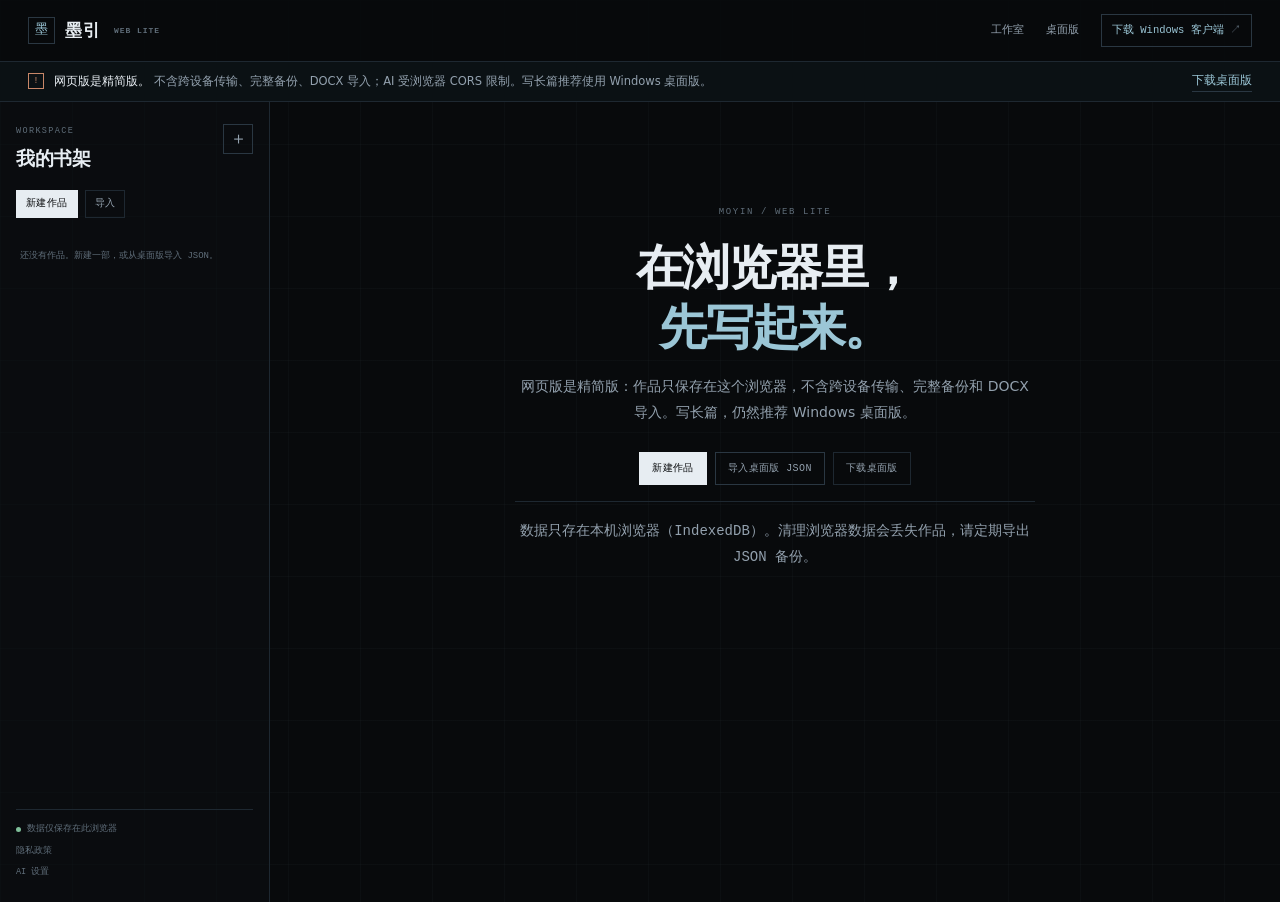
<file: index.html>
<!DOCTYPE html>
<html lang="zh-CN">
<head>
<meta charset="UTF-8">
<meta name="viewport" content="width=device-width, initial-scale=1.0">
<meta name="theme-color" content="#080a0c">
<meta name="robots" content="index,follow">
<title>墨引 Web · 本地优先的长篇写作</title>
<meta name="description" content="墨引 Web Lite：在浏览器里写长篇。作品保存在本机浏览器，支持卷章、导入导出和可选 AI。功能不完整，推荐使用 Windows 桌面版。">
<link rel="icon" href="favicon.svg" type="image/svg+xml">
<link rel="stylesheet" href="styles.css">
</head>
<body>
<header class="top">
  <a class="brand" href="https://moyitech.top" aria-label="返回昩晹科技">
    <span class="brand-mark">墨</span>
    <span class="brand-name">墨引 <small>WEB LITE</small></span>
  </a>
  <nav class="top-nav" aria-label="产品导航">
    <a href="https://moyitech.top" target="_blank" rel="noopener">工作室</a>
    <a href="https://moyitech.top/#works" target="_blank" rel="noopener">桌面版</a>
    <a class="top-cta" href="https://apps.microsoft.com/detail/9P5GRZ5X1S4Q" target="_blank" rel="noopener">下载 Windows 客户端 <span>↗</span></a>
  </nav>
</header>

<div class="notice">
  <span class="notice-mark">!</span>
  <p><strong>网页版是精简版。</strong> 不含跨设备传输、完整备份、DOCX 导入；AI 受浏览器 CORS 限制。写长篇推荐使用 Windows 桌面版。</p>
  <a href="https://gitee.com/AI-moyin/let-writing-be-your-guide/releases" target="_blank" rel="noopener">下载桌面版</a>
</div>

<main class="app">
  <aside class="sidebar">
    <div class="side-head">
      <div>
        <p class="micro">WORKSPACE</p>
        <h1>我的书架</h1>
      </div>
      <button class="icon-btn" type="button" data-action="new" title="新建作品" aria-label="新建作品">＋</button>
    </div>
    <div class="side-actions">
      <button class="btn btn-primary btn-sm" type="button" data-action="new">新建作品</button>
      <button class="btn btn-ghost btn-sm" type="button" data-action="import">导入</button>
    </div>
    <div class="project-list" id="project-list" aria-live="polite"></div>
    <div class="side-foot">
      <span><i class="dot"></i> 数据仅保存在此浏览器</span>
      <a class="text-btn" href="./privacy.html">隐私政策</a>
      <button type="button" class="text-btn" data-action="ai-settings">AI 设置</button>
    </div>
  </aside>

  <section class="view" id="view" aria-live="polite"></section>
</main>

<input type="file" id="file-input" accept=".json,.txt,.md,.markdown,application/json,text/plain" hidden />
<div id="modal-root"></div>
<div id="toast" class="toast" role="status" aria-live="polite"></div>
<script src="app.js" defer></script>
</body>
</html>
</file>
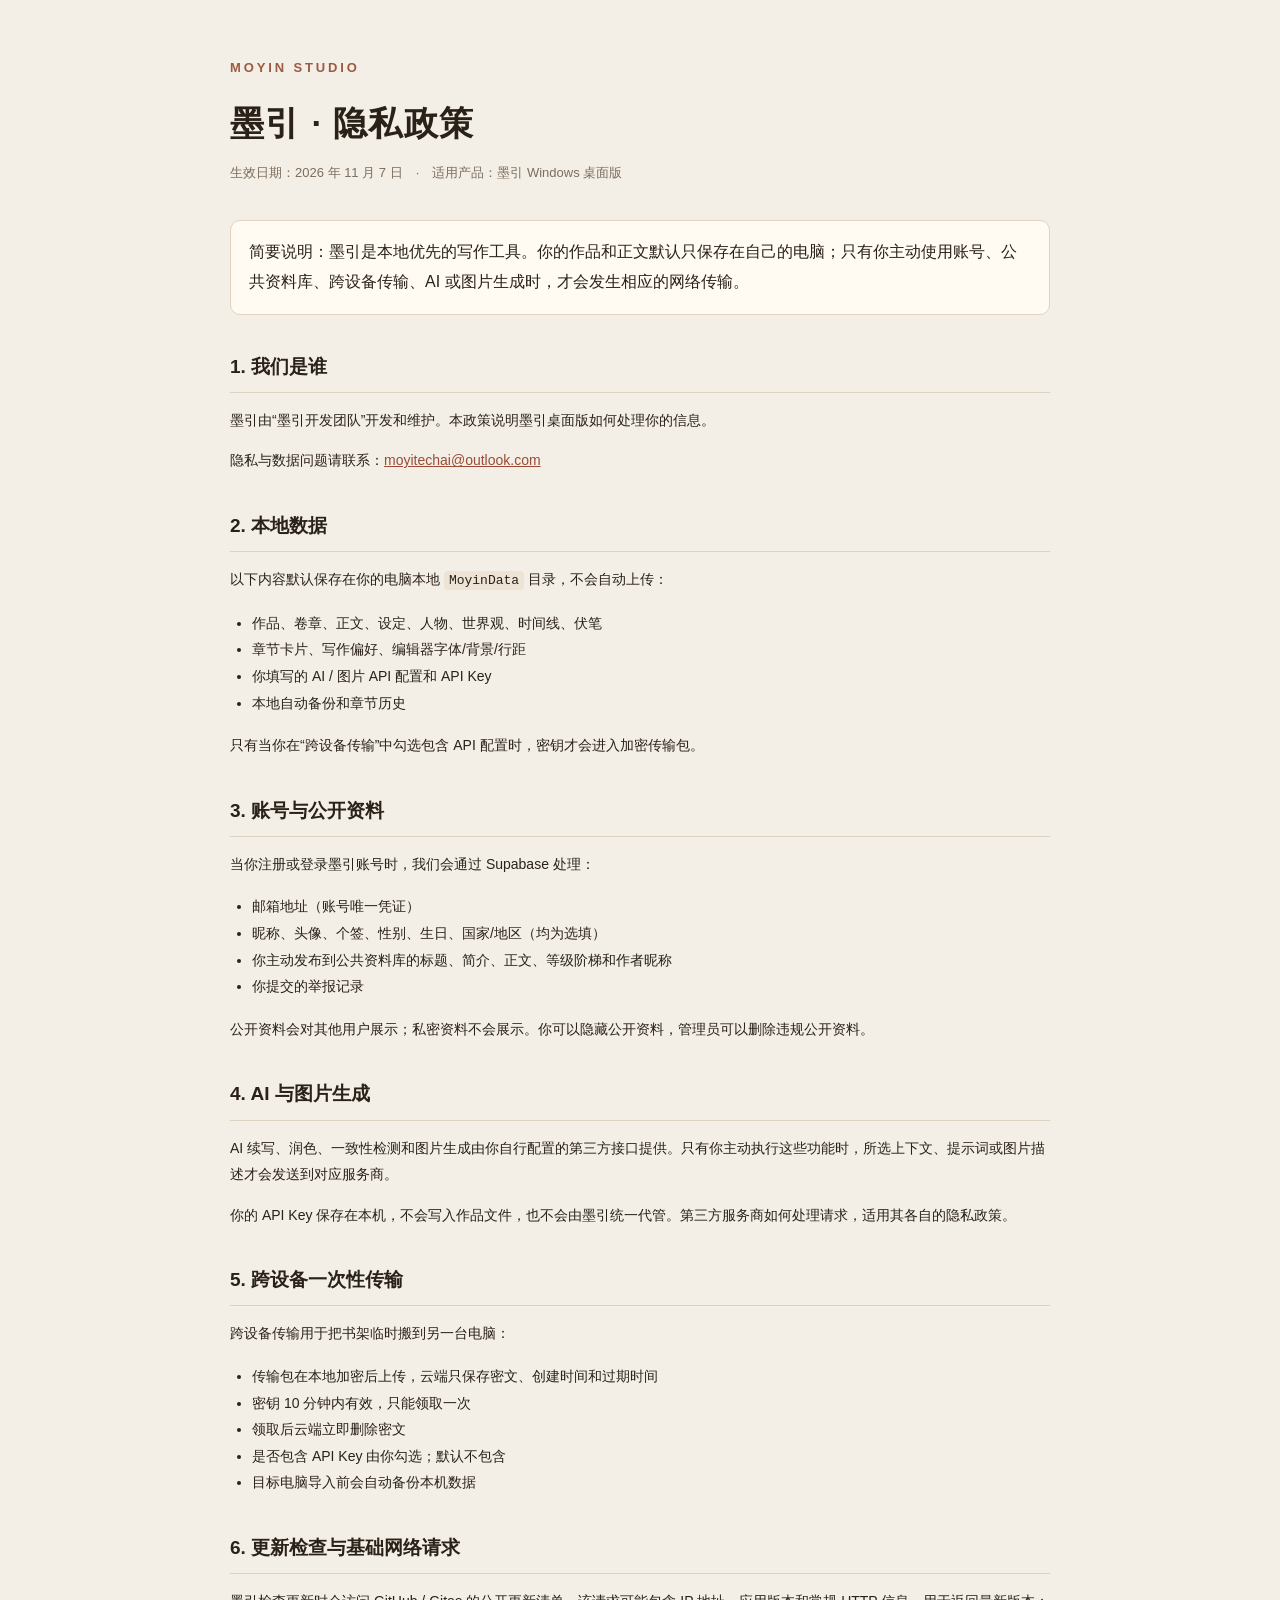
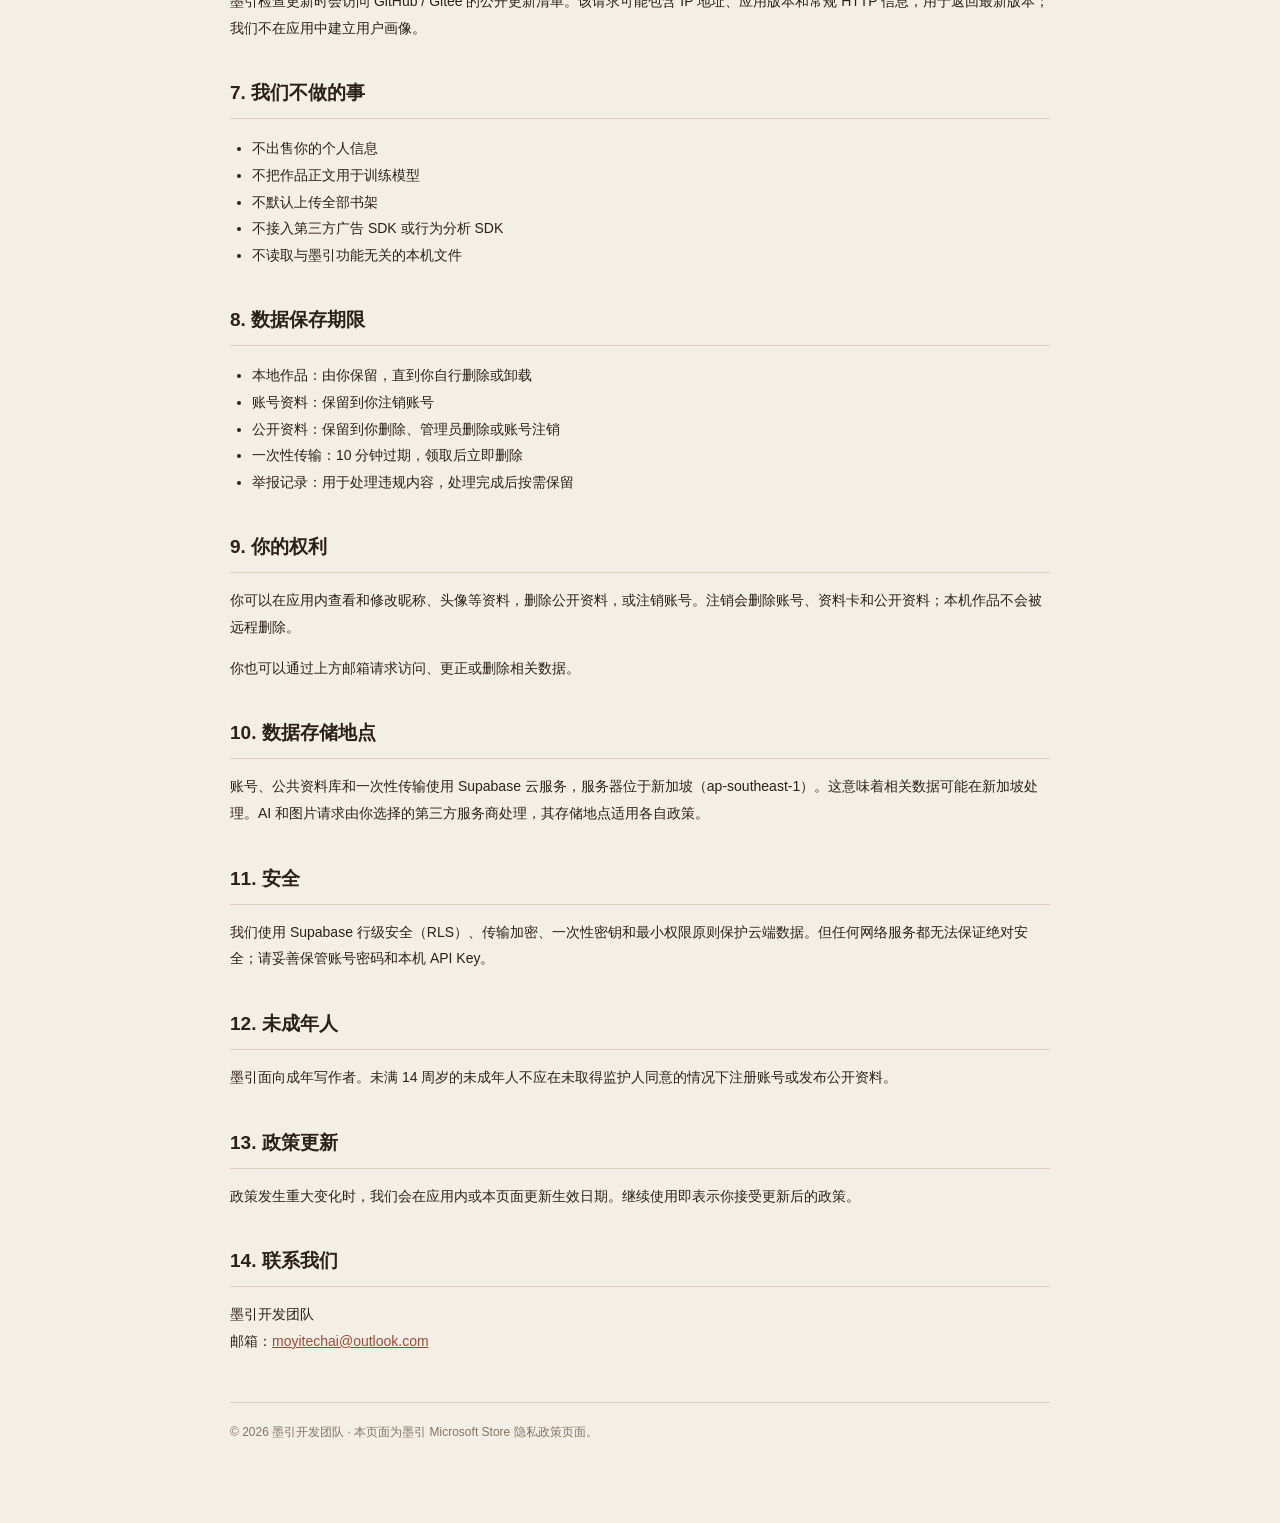
<file: privacy.html>
<!DOCTYPE html>
<html lang="zh-CN">
<head>
<meta charset="UTF-8">
<meta name="viewport" content="width=device-width, initial-scale=1.0">
<title>墨引 · 隐私政策</title>
<style>
  :root { color-scheme: light dark; }
  body { margin: 0; background: #f4efe6; color: #2a2119; font-family: -apple-system, BlinkMacSystemFont, "Segoe UI", "Microsoft YaHei", sans-serif; line-height: 1.9; }
  .wrap { max-width: 820px; margin: 0 auto; padding: 56px 24px 80px; }
  .brand { font-size: 13px; letter-spacing: .22em; color: #9b5a43; font-weight: 600; }
  h1 { font-size: 34px; margin: 10px 0 6px; letter-spacing: .04em; }
  .meta { color: #7d6d5c; font-size: 13px; margin-bottom: 34px; }
  h2 { font-size: 19px; margin: 34px 0 10px; padding-bottom: 7px; border-bottom: 1px solid #ddd1bf; }
  p, li { font-size: 14px; }
  ul { padding-left: 22px; }
  .box { background: #fffaf2; border: 1px solid #e1d3bf; border-radius: 10px; padding: 16px 18px; margin: 18px 0; }
  code { background: #eee4d5; padding: 2px 5px; border-radius: 4px; font-size: 13px; }
  a { color: #9b4b35; }
  footer { margin-top: 48px; color: #85735f; font-size: 12px; border-top: 1px solid #ddd1bf; padding-top: 18px; }
  @media (prefers-color-scheme: dark) {
    body { background: #17120d; color: #eee5d7; }
    h1 { color: #f4ead8; }
    .brand, a { color: #d9906f; }
    .meta, footer { color: #a99984; }
    h2 { border-color: #3a2f24; }
    .box { background: #211a13; border-color: #3a2f24; }
    code { background: #2b2219; }
    footer { border-color: #3a2f24; }
  }
</style>
</head>
<body>
<div class="wrap">
  <div class="brand">MOYIN STUDIO</div>
  <h1>墨引 · 隐私政策</h1>
  <div class="meta">生效日期：2026 年 11 月 7 日　·　适用产品：墨引 Windows 桌面版</div>

  <div class="box">
    简要说明：墨引是本地优先的写作工具。你的作品和正文默认只保存在自己的电脑；只有你主动使用账号、公共资料库、跨设备传输、AI 或图片生成时，才会发生相应的网络传输。
  </div>

  <h2>1. 我们是谁</h2>
  <p>墨引由“墨引开发团队”开发和维护。本政策说明墨引桌面版如何处理你的信息。</p>
  <p>隐私与数据问题请联系：<a href="mailto:moyitechai@outlook.com">moyitechai@outlook.com</a></p>

  <h2>2. 本地数据</h2>
  <p>以下内容默认保存在你的电脑本地 <code>MoyinData</code> 目录，不会自动上传：</p>
  <ul>
    <li>作品、卷章、正文、设定、人物、世界观、时间线、伏笔</li>
    <li>章节卡片、写作偏好、编辑器字体/背景/行距</li>
    <li>你填写的 AI / 图片 API 配置和 API Key</li>
    <li>本地自动备份和章节历史</li>
  </ul>
  <p>只有当你在“跨设备传输”中勾选包含 API 配置时，密钥才会进入加密传输包。</p>

  <h2>3. 账号与公开资料</h2>
  <p>当你注册或登录墨引账号时，我们会通过 Supabase 处理：</p>
  <ul>
    <li>邮箱地址（账号唯一凭证）</li>
    <li>昵称、头像、个签、性别、生日、国家/地区（均为选填）</li>
    <li>你主动发布到公共资料库的标题、简介、正文、等级阶梯和作者昵称</li>
    <li>你提交的举报记录</li>
  </ul>
  <p>公开资料会对其他用户展示；私密资料不会展示。你可以隐藏公开资料，管理员可以删除违规公开资料。</p>

  <h2>4. AI 与图片生成</h2>
  <p>AI 续写、润色、一致性检测和图片生成由你自行配置的第三方接口提供。只有你主动执行这些功能时，所选上下文、提示词或图片描述才会发送到对应服务商。</p>
  <p>你的 API Key 保存在本机，不会写入作品文件，也不会由墨引统一代管。第三方服务商如何处理请求，适用其各自的隐私政策。</p>

  <h2>5. 跨设备一次性传输</h2>
  <p>跨设备传输用于把书架临时搬到另一台电脑：</p>
  <ul>
    <li>传输包在本地加密后上传，云端只保存密文、创建时间和过期时间</li>
    <li>密钥 10 分钟内有效，只能领取一次</li>
    <li>领取后云端立即删除密文</li>
    <li>是否包含 API Key 由你勾选；默认不包含</li>
    <li>目标电脑导入前会自动备份本机数据</li>
  </ul>

  <h2>6. 更新检查与基础网络请求</h2>
  <p>墨引检查更新时会访问 GitHub / Gitee 的公开更新清单。该请求可能包含 IP 地址、应用版本和常规 HTTP 信息，用于返回最新版本；我们不在应用中建立用户画像。</p>

  <h2>7. 我们不做的事</h2>
  <ul>
    <li>不出售你的个人信息</li>
    <li>不把作品正文用于训练模型</li>
    <li>不默认上传全部书架</li>
    <li>不接入第三方广告 SDK 或行为分析 SDK</li>
    <li>不读取与墨引功能无关的本机文件</li>
  </ul>

  <h2>8. 数据保存期限</h2>
  <ul>
    <li>本地作品：由你保留，直到你自行删除或卸载</li>
    <li>账号资料：保留到你注销账号</li>
    <li>公开资料：保留到你删除、管理员删除或账号注销</li>
    <li>一次性传输：10 分钟过期，领取后立即删除</li>
    <li>举报记录：用于处理违规内容，处理完成后按需保留</li>
  </ul>

  <h2>9. 你的权利</h2>
  <p>你可以在应用内查看和修改昵称、头像等资料，删除公开资料，或注销账号。注销会删除账号、资料卡和公开资料；本机作品不会被远程删除。</p>
  <p>你也可以通过上方邮箱请求访问、更正或删除相关数据。</p>

  <h2>10. 数据存储地点</h2>
  <p>账号、公共资料库和一次性传输使用 Supabase 云服务，服务器位于新加坡（ap-southeast-1）。这意味着相关数据可能在新加坡处理。AI 和图片请求由你选择的第三方服务商处理，其存储地点适用各自政策。</p>

  <h2>11. 安全</h2>
  <p>我们使用 Supabase 行级安全（RLS）、传输加密、一次性密钥和最小权限原则保护云端数据。但任何网络服务都无法保证绝对安全；请妥善保管账号密码和本机 API Key。</p>

  <h2>12. 未成年人</h2>
  <p>墨引面向成年写作者。未满 14 周岁的未成年人不应在未取得监护人同意的情况下注册账号或发布公开资料。</p>

  <h2>13. 政策更新</h2>
  <p>政策发生重大变化时，我们会在应用内或本页面更新生效日期。继续使用即表示你接受更新后的政策。</p>

  <h2>14. 联系我们</h2>
  <p>墨引开发团队<br>邮箱：<a href="mailto:moyitechai@outlook.com">moyitechai@outlook.com</a></p>

  <footer>© 2026 墨引开发团队 · 本页面为墨引 Microsoft Store 隐私政策页面。</footer>
</div>
</body>
</html>
</file>
<file: styles.css>
:root {
  --bg: #080a0c; --bg-2: #0b0f13; --panel: #0f1419; --panel-2: #121920;
  --line: #1e2831; --line-2: #2a3742; --text: #e7edf2; --muted: #93a1ae;
  --faint: #5f6d79; --cool: #9bc6d6; --cool-2: #6ee7ff; --warm: #c88768;
  --danger: #d58b7a;
  --mono: "Cascadia Code", "SFMono-Regular", Consolas, monospace;
  --sans: "Segoe UI", "Microsoft YaHei", "PingFang SC", system-ui, sans-serif;
  --radius: 4px;
}
* { box-sizing: border-box; }
html, body { margin: 0; min-height: 100%; }
body {
  background: var(--bg); color: var(--text); font-family: var(--sans); font-size: 14px; line-height: 1.7;
  background-image: linear-gradient(rgba(155,198,214,.028) 1px, transparent 1px), linear-gradient(90deg, rgba(155,198,214,.028) 1px, transparent 1px);
  background-size: 72px 72px;
}
a { color: inherit; text-decoration: none; }
button, input, textarea, select { font: inherit; color: inherit; }
button { cursor: pointer; }
::selection { background: var(--cool); color: var(--bg); }

.top {
  height: 62px; display: flex; align-items: center; gap: 24px; padding: 0 28px;
  border-bottom: 1px solid var(--line); background: rgba(8,10,12,.92); position: sticky; top: 0; z-index: 20;
}
.brand { display: flex; align-items: center; gap: 10px; }
.brand-mark { width: 27px; height: 27px; border: 1px solid var(--line-2); display: grid; place-items: center; font-family: var(--mono); font-size: 13px; color: var(--cool); }
.brand-name { font-family: var(--sans); font-weight: 600; font-size: 17px; letter-spacing: .08em; }
.brand-name small { font-family: var(--mono); font-size: 8px; letter-spacing: .12em; color: var(--faint); margin-left: 5px; vertical-align: middle; }
.top-nav { margin-left: auto; display: flex; align-items: center; gap: 22px; font-family: var(--mono); font-size: 10.5px; color: var(--muted); }
.top-nav a:hover { color: var(--text); }
.top-cta { border: 1px solid var(--line-2); padding: 7px 10px; color: var(--cool); }
.top-cta span { color: var(--faint); }

.notice {
  display: flex; align-items: center; gap: 10px; padding: 9px 28px;
  border-bottom: 1px solid var(--line); background: #0b1114; color: var(--muted);
  font-size: 11.5px; flex-wrap: wrap;
}
.notice-mark { width: 16px; height: 16px; border: 1px solid var(--warm); color: var(--warm); display: grid; place-items: center; font-family: var(--mono); font-size: 9px; flex: none; }
.notice p { margin: 0; flex: 1; min-width: 260px; }
.notice strong { color: var(--text); font-weight: 500; }
.notice a { color: var(--cool); border-bottom: 1px solid var(--line-2); white-space: nowrap; }

.app { display: grid; grid-template-columns: 270px minmax(0, 1fr); min-height: calc(100vh - 100px); }
.sidebar { border-right: 1px solid var(--line); padding: 22px 16px; display: flex; flex-direction: column; min-height: 0; background: rgba(11,15,19,.55); }
.side-head { display: flex; justify-content: space-between; align-items: flex-start; gap: 10px; }
.micro { margin: 0 0 4px; font-family: var(--mono); font-size: 8.5px; letter-spacing: .16em; color: var(--faint); }
.side-head h1 { margin: 0; font-size: 19px; letter-spacing: -.02em; font-weight: 600; }
.icon-btn { width: 30px; height: 30px; border: 1px solid var(--line-2); background: none; color: var(--muted); font-size: 17px; line-height: 1; }
.icon-btn:hover { color: var(--cool); border-color: var(--cool); }
.side-actions { display: flex; gap: 7px; margin: 16px 0 12px; }
.btn { border: 1px solid var(--line-2); background: none; padding: 7px 12px; font-family: var(--mono); font-size: 10px; letter-spacing: .04em; color: var(--muted); transition: .18s; white-space: nowrap; }
.btn:hover { color: var(--text); border-color: var(--cool); }
.btn-primary { background: var(--text); color: var(--bg); border-color: var(--text); }
.btn-primary:hover { background: var(--cool); border-color: var(--cool); color: var(--bg); }
.btn-ghost { border-color: var(--line); }
.btn-danger { color: var(--danger); border-color: #3a2824; }
.btn-sm { padding: 5px 9px; font-size: 9.5px; }
.project-list { display: flex; flex-direction: column; gap: 3px; overflow-y: auto; padding-right: 3px; flex: 1; min-height: 80px; }
.project-item { width: 100%; text-align: left; border: 1px solid transparent; background: none; padding: 9px 10px; display: block; color: var(--muted); }
.project-item:hover { background: var(--panel); color: var(--text); }
.project-item.active { border-color: var(--line-2); background: var(--panel); color: var(--text); }
.project-item strong { display: block; font-size: 12.5px; font-weight: 500; white-space: nowrap; overflow: hidden; text-overflow: ellipsis; }
.project-item span { display: block; margin-top: 3px; font-family: var(--mono); font-size: 8.5px; color: var(--faint); }
.side-foot { border-top: 1px solid var(--line); padding-top: 12px; margin-top: 12px; display: flex; flex-direction: column; gap: 7px; font-family: var(--mono); font-size: 8.5px; color: var(--faint); }
.side-foot span { display: flex; align-items: center; gap: 6px; }
.text-btn { border: 0; background: none; padding: 0; text-align: left; color: var(--faint); font-family: var(--mono); font-size: 8.5px; }
.text-btn:hover { color: var(--cool); }
.dot { width: 5px; height: 5px; background: #7fbf9a; display: inline-block; border-radius: 50%; }

.view { min-width: 0; padding: 30px 34px 54px; }
.welcome { max-width: 780px; margin: 8vh auto 0; text-align: center; }
.welcome .eyebrow { font-family: var(--mono); font-size: 9px; letter-spacing: .18em; color: var(--faint); }
.welcome h2 { margin: 16px 0 0; font-size: clamp(30px, 4vw, 48px); line-height: 1.25; letter-spacing: -.035em; font-weight: 600; }
.welcome h2 em { font-style: normal; color: var(--cool); }
.welcome p { color: var(--muted); font-size: 14px; line-height: 1.9; max-width: 520px; margin: 16px auto 0; }
.welcome-actions { display: flex; gap: 8px; justify-content: center; flex-wrap: wrap; margin-top: 26px; }
.welcome-note { margin-top: 38px; padding-top: 16px; border-top: 1px solid var(--line); font-family: var(--mono); font-size: 9px; color: var(--faint); line-height: 1.9; }

.shelf-head { display: flex; align-items: flex-end; justify-content: space-between; gap: 20px; border-bottom: 1px solid var(--line); padding-bottom: 14px; margin-bottom: 18px; }
.shelf-head h2 { margin: 0; font-size: 24px; font-weight: 600; letter-spacing: -.02em; }
.shelf-head p { margin: 0; font-family: var(--mono); font-size: 9px; color: var(--faint); }
.book-grid { display: grid; grid-template-columns: repeat(auto-fill, minmax(220px, 1fr)); gap: 10px; }
.book-card { border: 1px solid var(--line); background: var(--panel); padding: 14px 14px 12px; min-height: 150px; display: flex; flex-direction: column; text-align: left; position: relative; }
.book-card:hover { border-color: var(--line-2); }
.book-card h3 { margin: 0; font-size: 16px; font-weight: 500; line-height: 1.4; }
.book-card .meta { margin: 6px 0 0; font-family: var(--mono); font-size: 8.5px; color: var(--faint); line-height: 1.8; }
.book-card .bar { margin-top: auto; padding-top: 14px; border-top: 1px solid var(--line); display: flex; align-items: center; justify-content: space-between; gap: 8px; }
.book-card .words { font-family: var(--mono); font-size: 9px; color: var(--muted); }
.book-card .open { font-family: var(--mono); font-size: 9px; color: var(--cool); }
.card-actions { position: absolute; top: 9px; right: 9px; opacity: 0; transition: .15s; }
.book-card:hover .card-actions { opacity: 1; }
.card-actions button { border: 1px solid var(--line-2); background: var(--bg); color: var(--faint); width: 24px; height: 24px; font-size: 11px; }
.card-actions button:hover { color: var(--danger); border-color: var(--danger); }

/* Editor */
.editor-head { display: flex; align-items: center; gap: 12px; padding-bottom: 13px; border-bottom: 1px solid var(--line); flex-wrap: wrap; }
.back-btn { border: 1px solid var(--line-2); background: none; color: var(--muted); padding: 5px 9px; font-family: var(--mono); font-size: 9px; }
.back-btn:hover { color: var(--cool); }
.title-input { border: 0; background: none; color: var(--text); font-size: 22px; font-weight: 600; letter-spacing: -.02em; min-width: 120px; flex: 1; outline: none; padding: 0; }
.title-input:focus { border-bottom: 1px solid var(--line-2); }
.save-state { font-family: var(--mono); font-size: 8.5px; color: var(--faint); }
.editor-actions { display: flex; gap: 6px; flex-wrap: wrap; margin-left: auto; }
.editor-body { display: grid; grid-template-columns: 210px minmax(0, 1fr); gap: 22px; padding-top: 16px; min-height: 0; }
.chapter-pane { border-right: 1px solid var(--line); padding-right: 14px; max-height: calc(100vh - 220px); overflow-y: auto; }
.chapter-pane h3 { margin: 0 0 8px; font-family: var(--mono); font-size: 9px; letter-spacing: .1em; color: var(--faint); font-weight: 400; display: flex; justify-content: space-between; }
.volume-block { margin-bottom: 14px; }
.volume-title { display: flex; align-items: center; justify-content: space-between; gap: 6px; font-size: 10.5px; color: var(--muted); }
.volume-title button { border: 0; background: none; color: var(--faint); font-size: 10px; }
.chapter-list { display: flex; flex-direction: column; gap: 2px; margin-top: 5px; }
.chapter-btn { text-align: left; border: 1px solid transparent; background: none; color: var(--faint); padding: 5px 7px; font-size: 10.5px; white-space: nowrap; overflow: hidden; text-overflow: ellipsis; }
.chapter-btn:hover { color: var(--text); background: var(--panel); }
.chapter-btn.active { color: var(--text); border-color: var(--line-2); background: var(--panel); }
.chapter-btn small { font-family: var(--mono); font-size: 8px; color: var(--faint); margin-left: 4px; }
.add-chapter { border: 1px dashed var(--line-2); background: none; color: var(--faint); width: 100%; text-align: left; padding: 6px 7px; font-family: var(--mono); font-size: 8.5px; margin-top: 4px; }
.add-chapter:hover { color: var(--cool); border-color: var(--cool); }

.editor-main { display: flex; flex-direction: column; min-width: 0; }
.chapter-title { border: 0; background: none; color: var(--text); font-size: 20px; font-weight: 500; outline: none; padding: 0 0 8px; }
.chapter-title:focus { border-bottom: 1px solid var(--line-2); }
.chapter-meta { display: flex; align-items: center; gap: 12px; flex-wrap: wrap; font-family: var(--mono); font-size: 8.5px; color: var(--faint); margin-bottom: 7px; }
.chapter-meta select { border: 1px solid var(--line); background: var(--bg); color: var(--muted); font-family: var(--mono); font-size: 8.5px; padding: 2px 5px; }
.editor-text { width: 100%; flex: 1; min-height: calc(100vh - 295px); resize: none; border: 0; outline: none; background: transparent; color: var(--text); font-family: "Songti SC", "SimSun", "Noto Serif SC", serif; font-size: 16px; line-height: 2.05; padding: 8px 0; }
.editor-text::placeholder { color: var(--faint); }
.editor-foot { border-top: 1px solid var(--line); padding-top: 8px; display: flex; justify-content: space-between; gap: 10px; font-family: var(--mono); font-size: 8.5px; color: var(--faint); }

/* Modal */
.modal-mask { position: fixed; inset: 0; background: rgba(0,0,0,.68); display: grid; place-items: center; z-index: 50; padding: 18px; }
.modal { width: min(440px, 100%); max-height: 88vh; overflow-y: auto; background: var(--panel); border: 1px solid var(--line-2); padding: 20px; box-shadow: 0 30px 80px rgba(0,0,0,.5); }
.modal h2 { margin: 0 0 4px; font-size: 19px; font-weight: 600; }
.modal-sub { margin: 0 0 16px; color: var(--muted); font-size: 11px; line-height: 1.8; }
.field { display: block; margin-bottom: 12px; }
.field span { display: block; font-family: var(--mono); font-size: 8.5px; letter-spacing: .08em; color: var(--faint); margin-bottom: 5px; }
.input, .textarea { width: 100%; border: 1px solid var(--line-2); background: var(--bg); color: var(--text); padding: 8px 9px; outline: none; font-size: 12px; }
.input:focus, .textarea:focus { border-color: var(--cool); }
.textarea { resize: vertical; min-height: 90px; line-height: 1.7; }
.modal-foot { display: flex; justify-content: flex-end; gap: 8px; margin-top: 16px; flex-wrap: wrap; }
.hint { font-family: var(--mono); font-size: 8.5px; color: var(--faint); line-height: 1.8; margin: 8px 0 0; }
.toast { position: fixed; left: 50%; bottom: 24px; transform: translate(-50%, 12px); background: var(--text); color: var(--bg); font-family: var(--mono); font-size: 10px; padding: 8px 13px; opacity: 0; pointer-events: none; transition: .2s; z-index: 80; max-width: 80vw; }
.toast.show { opacity: 1; transform: translate(-50%, 0); }
.empty-mini { color: var(--faint); font-family: var(--mono); font-size: 9px; padding: 10px 4px; }

@media (max-width: 900px) {
  .app { grid-template-columns: 220px minmax(0, 1fr); }
  .view { padding: 22px 20px 40px; }
  .editor-body { grid-template-columns: 170px minmax(0, 1fr); gap: 14px; }
}
@media (max-width: 700px) {
  .top { padding: 0 16px; gap: 10px; }
  .top-nav a:not(.top-cta) { display: none; }
  .top-cta { font-size: 9px; }
  .notice { padding: 9px 16px; }
  .app { display: block; }
  .sidebar { border-right: 0; border-bottom: 1px solid var(--line); padding: 14px 16px; }
  .side-head h1 { font-size: 17px; }
  .project-list { flex-direction: row; overflow-x: auto; gap: 6px; min-height: 0; padding-bottom: 4px; }
  .project-item { min-width: 150px; flex: none; }
  .side-foot { display: none; }
  .view { padding: 18px 16px 34px; }
  .editor-body { display: block; }
  .chapter-pane { border-right: 0; border-bottom: 1px solid var(--line); padding-right: 0; padding-bottom: 10px; max-height: 160px; margin-bottom: 12px; }
  .chapter-list { flex-direction: row; overflow-x: auto; }
  .chapter-btn { min-width: 120px; flex: none; }
  .editor-text { min-height: 50vh; font-size: 15px; }
  .title-input { font-size: 18px; }
  .editor-actions { margin-left: 0; width: 100%; }
  .welcome { margin-top: 4vh; }
}
</file>
